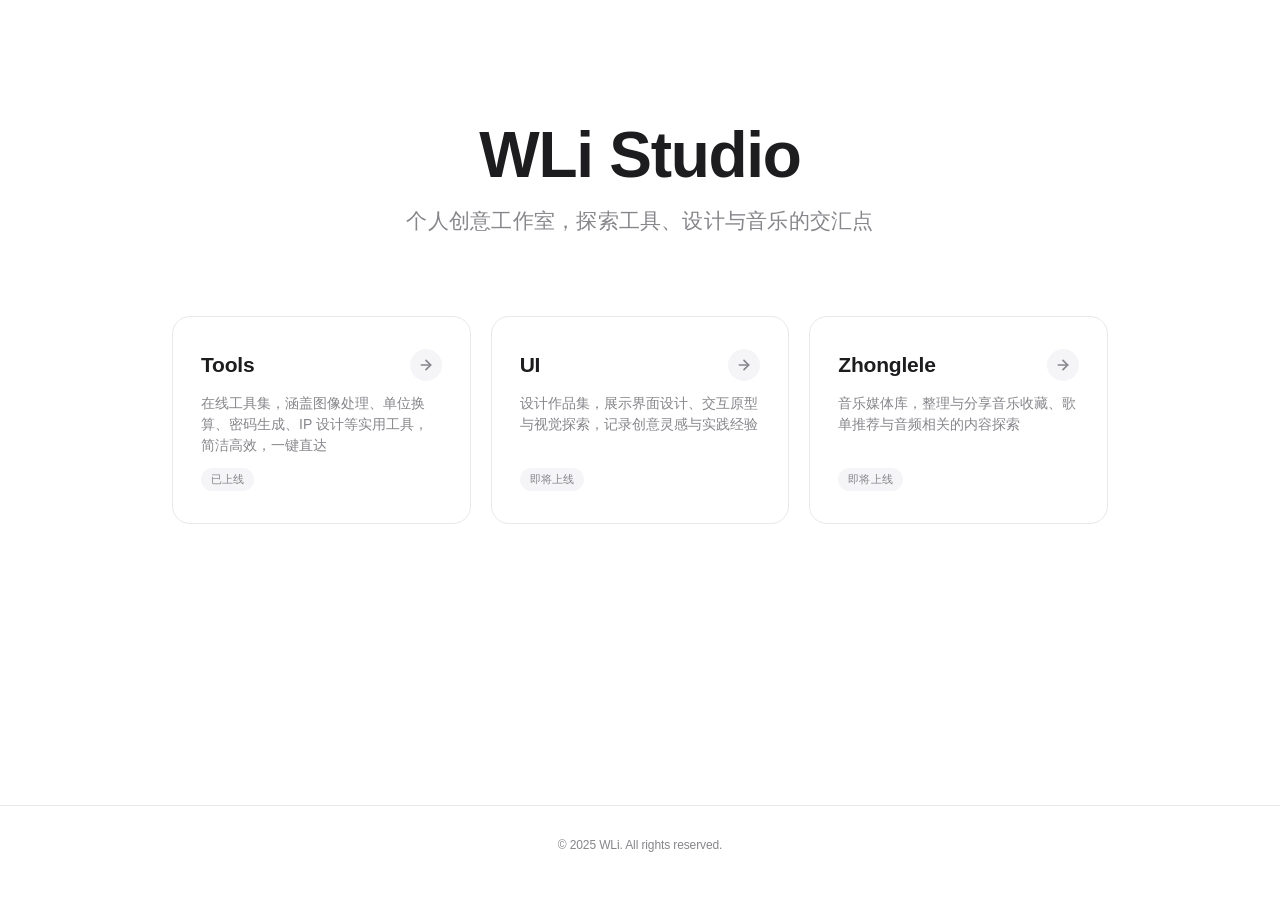
<file: index.html>
<!DOCTYPE html>
<html lang="zh-CN">
<head>
<!-- Content Security Policy - WLi Studio -->
<meta http-equiv="Content-Security-Policy" content="default-src 'self'; script-src 'self' 'unsafe-inline'; style-src 'self' 'unsafe-inline'; img-src 'self' data:; frame-ancestors 'none'; base-uri 'self';">
<meta charset="UTF-8">
<meta name="viewport" content="width=device-width, initial-scale=1.0, maximum-scale=1.0, user-scalable=no">
<meta name="description" content="WLi Studio - 个人创意工作室，提供在线工具集、设计作品集与音乐媒体库">
<title>WLi Studio</title>
<style>
/* ============================================
   WLi Studio - 个人创意工作室首页
   Copyright (c) 2025 WLi. All rights reserved.
   Developer: WLi
   ============================================ */
* { margin: 0; padding: 0; box-sizing: border-box; -webkit-tap-highlight-color: transparent; }
html { touch-action: manipulation; }

:root {
  --ink: #1d1d1f;
  --ink-secondary: #424245;
  --ink-tertiary: #86868b;
  --bg: #ffffff;
  --bg-secondary: #f5f5f7;
  --border: #d2d2d7;
  --border-light: #e8e8ed;
  --link: #0071e3;
  --link-hover: #0077ed;
  --radius-sm: 8px;
  --radius-md: 12px;
  --radius-lg: 18px;
  --radius-pill: 980px;
}

body {
  font-family: -apple-system, BlinkMacSystemFont, 'SF Pro Text', 'SF Pro Display', 'Helvetica Neue', 'PingFang SC', sans-serif;
  background: var(--bg);
  color: var(--ink);
  min-height: 100vh;
  display: flex;
  flex-direction: column;
  -webkit-font-smoothing: antialiased;
  -moz-osx-font-smoothing: grayscale;
}

/* ===== Hero ===== */
.hero {
  text-align: center;
  padding: 120px 22px 60px;
}
.hero-title {
  font-family: -apple-system, BlinkMacSystemFont, 'SF Pro Display', sans-serif;
  font-size: 64px;
  font-weight: 600;
  letter-spacing: -0.02em;
  line-height: 1.1;
  color: var(--ink);
  margin-bottom: 16px;
}
.hero-subtitle {
  font-size: 21px;
  font-weight: 400;
  color: var(--ink-tertiary);
  line-height: 1.4;
  letter-spacing: 0.011em;
  max-width: 480px;
  margin: 0 auto;
}

/* ===== Section ===== */
.section {
  flex: 1;
  padding: 20px 0 80px;
}
.section-inner {
  max-width: 980px;
  margin: 0 auto;
  padding: 0 22px;
}

/* ===== Card Grid ===== */
.card-grid {
  display: grid;
  grid-template-columns: repeat(3, 1fr);
  gap: 20px;
}

.card {
  background: var(--bg);
  border: 1px solid var(--border-light);
  border-radius: var(--radius-lg);
  padding: 32px 28px;
  text-decoration: none;
  color: inherit;
  display: flex;
  flex-direction: column;
  gap: 12px;
  transition: all 0.3s cubic-bezier(0.22, 0.61, 0.36, 1);
  cursor: pointer;
  position: relative;
  overflow: hidden;
}
.card:hover {
  border-color: var(--border);
  box-shadow: 0 12px 40px rgba(0,0,0,0.08);
  transform: translateY(-3px);
}
.card:active {
  transform: translateY(-1px);
  box-shadow: 0 6px 20px rgba(0,0,0,0.06);
}

.card-header {
  display: flex;
  align-items: center;
  justify-content: space-between;
}
.card-title {
  font-size: 21px;
  font-weight: 600;
  letter-spacing: -0.01em;
  color: var(--ink);
}
.card-arrow {
  width: 32px;
  height: 32px;
  border-radius: 50%;
  background: var(--bg-secondary);
  display: flex;
  align-items: center;
  justify-content: center;
  color: var(--ink-tertiary);
  transition: all 0.25s;
  flex-shrink: 0;
}
.card:hover .card-arrow {
  background: var(--link);
  color: #fff;
  transform: translateX(2px);
}

.card-desc {
  font-size: 14px;
  color: var(--ink-tertiary);
  line-height: 1.5;
  flex: 1;
}

.card-badge {
  display: inline-flex;
  align-items: center;
  padding: 4px 10px;
  background: var(--bg-secondary);
  border-radius: var(--radius-pill);
  font-size: 11px;
  color: var(--ink-tertiary);
  font-weight: 500;
  align-self: flex-start;
  letter-spacing: 0.01em;
}

/* ===== Footer ===== */
.page-footer {
  text-align: center;
  padding: 32px 22px 48px;
  font-size: 12px;
  color: var(--ink-tertiary);
  letter-spacing: -0.01em;
  border-top: 1px solid var(--border-light);
}

/* ===== Responsive ===== */
@media (max-width: 1068px) {
  .hero-title { font-size: 52px; }
  .card-grid { grid-template-columns: repeat(2, 1fr); }
}

@media (max-width: 734px) {
  .hero { padding: 80px 16px 40px; }
  .hero-title { font-size: 40px; }
  .hero-subtitle { font-size: 17px; }
  .section { padding: 16px 0 48px; }
  .section-inner { padding: 0 16px; }
  .card-grid { grid-template-columns: 1fr; }
  .card { padding: 24px 20px; }
}

@media (max-width: 480px) {
  .hero-title { font-size: 36px; }
}
</style>
</head>
<body>

<!-- Hero -->
<div class="hero">
  <h1 class="hero-title">WLi Studio</h1>
  <p class="hero-subtitle">个人创意工作室，探索工具、设计与音乐的交汇点</p>
</div>

<!-- Main Section -->
<section class="section">
  <div class="section-inner">
    <div class="card-grid">

      <a class="card" href="./tools/index.html">
        <div class="card-header">
          <div class="card-title">Tools</div>
          <div class="card-arrow">
            <svg width="16" height="16" viewBox="0 0 24 24" fill="none" stroke="currentColor" stroke-width="2.5" stroke-linecap="round" stroke-linejoin="round"><path d="M5 12h14"/><path d="M12 5l7 7-7 7"/></svg>
          </div>
        </div>
        <div class="card-desc">在线工具集，涵盖图像处理、单位换算、密码生成、IP 设计等实用工具，简洁高效，一键直达</div>
        <span class="card-badge">已上线</span>
      </a>

      <a class="card" href="./ui/index.html">
        <div class="card-header">
          <div class="card-title">UI</div>
          <div class="card-arrow">
            <svg width="16" height="16" viewBox="0 0 24 24" fill="none" stroke="currentColor" stroke-width="2.5" stroke-linecap="round" stroke-linejoin="round"><path d="M5 12h14"/><path d="M12 5l7 7-7 7"/></svg>
          </div>
        </div>
        <div class="card-desc">设计作品集，展示界面设计、交互原型与视觉探索，记录创意灵感与实践经验</div>
        <span class="card-badge">即将上线</span>
      </a>

      <a class="card" href="./zhonglele/index.html">
        <div class="card-header">
          <div class="card-title">Zhonglele</div>
          <div class="card-arrow">
            <svg width="16" height="16" viewBox="0 0 24 24" fill="none" stroke="currentColor" stroke-width="2.5" stroke-linecap="round" stroke-linejoin="round"><path d="M5 12h14"/><path d="M12 5l7 7-7 7"/></svg>
          </div>
        </div>
        <div class="card-desc">音乐媒体库，整理与分享音乐收藏、歌单推荐与音频相关的内容探索</div>
        <span class="card-badge">即将上线</span>
      </a>

    </div>
  </div>
</section>

<!-- Footer -->
<div class="page-footer">
  &copy; 2025 WLi. All rights reserved.
</div>

</body>
</html>
</file>
